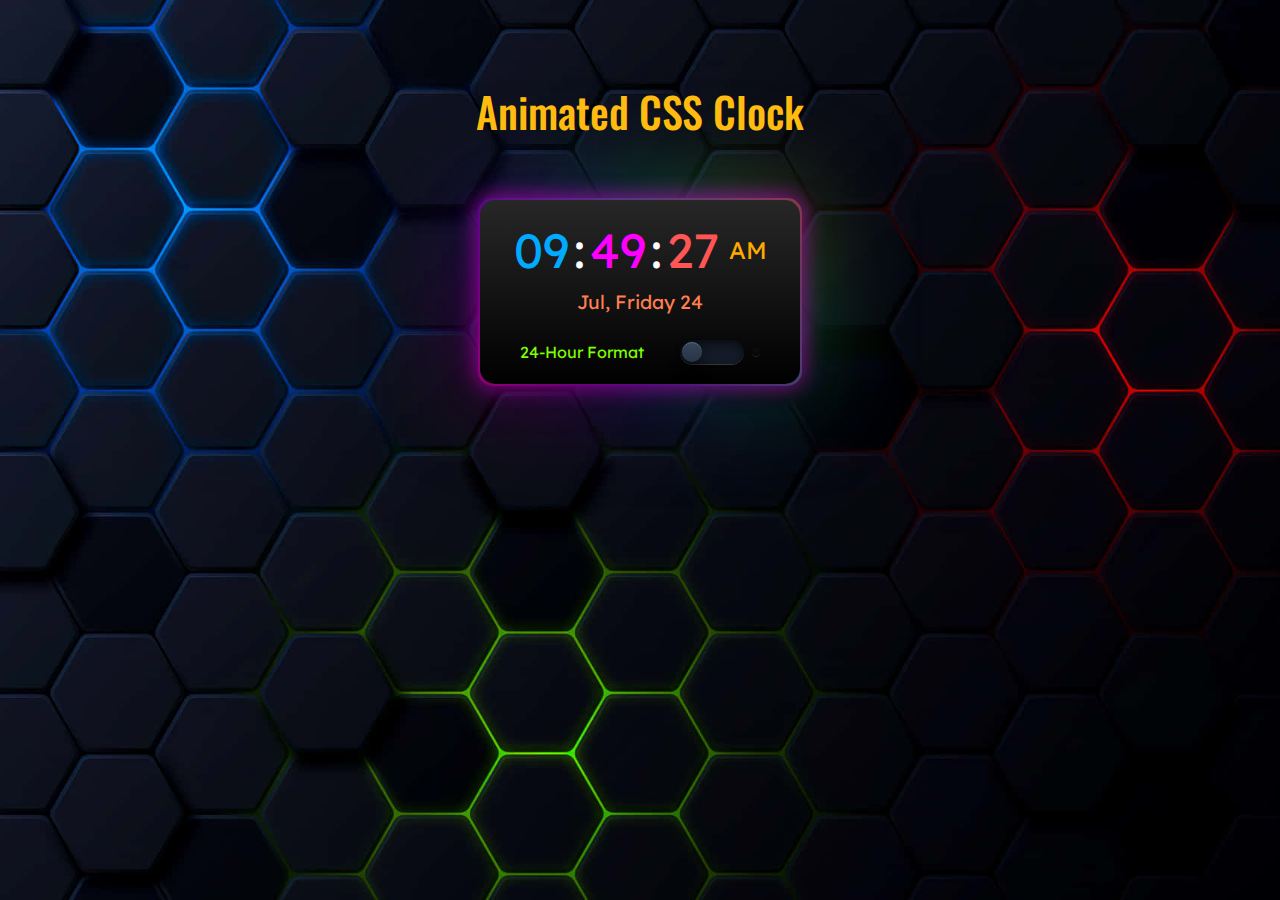
<file: HTML-CSS-JS/clock/index.html>
<!DOCTYPE html>
<html lang="en">
  <head>
    <meta charset="UTF-8" />
    <meta name="viewport" content="width=device-width, initial-scale=1.0" />
    <link rel="shortcut icon" href="./images/favicon.png" type="image/x-icon" />

    <title>Animated CSS Clock</title>

    <link rel="stylesheet" href="styles.css" />
  </head>
  <body>
    <h1>Animated CSS Clock</h1>
    <div class="block">
      <div class="container">
        <div class="clock">
          <div class="time">
            <span id="hours">08</span>
            <span>:</span>
            <span id="minutes">37</span>
            <span>:</span>
            <span id="seconds">20</span>
            <span id="period">PM</span>
          </div>
          <div class="date">
            <span id="day">Mar, Sunday 6</span>
          </div>
          <div class="flex">
            <label class="label-toggle" for="toggle-format"> 24-Hour Format </label>

            <div class="switch">
              <input type="checkbox" name="toggle" id="toggle-format" />
              <label for="toggle"><i></i></label>
              <span></span>
            </div>
          </div>
        </div>
      </div>
    </div>

    <script src="script.js"></script>
  </body>
</html>
</file>
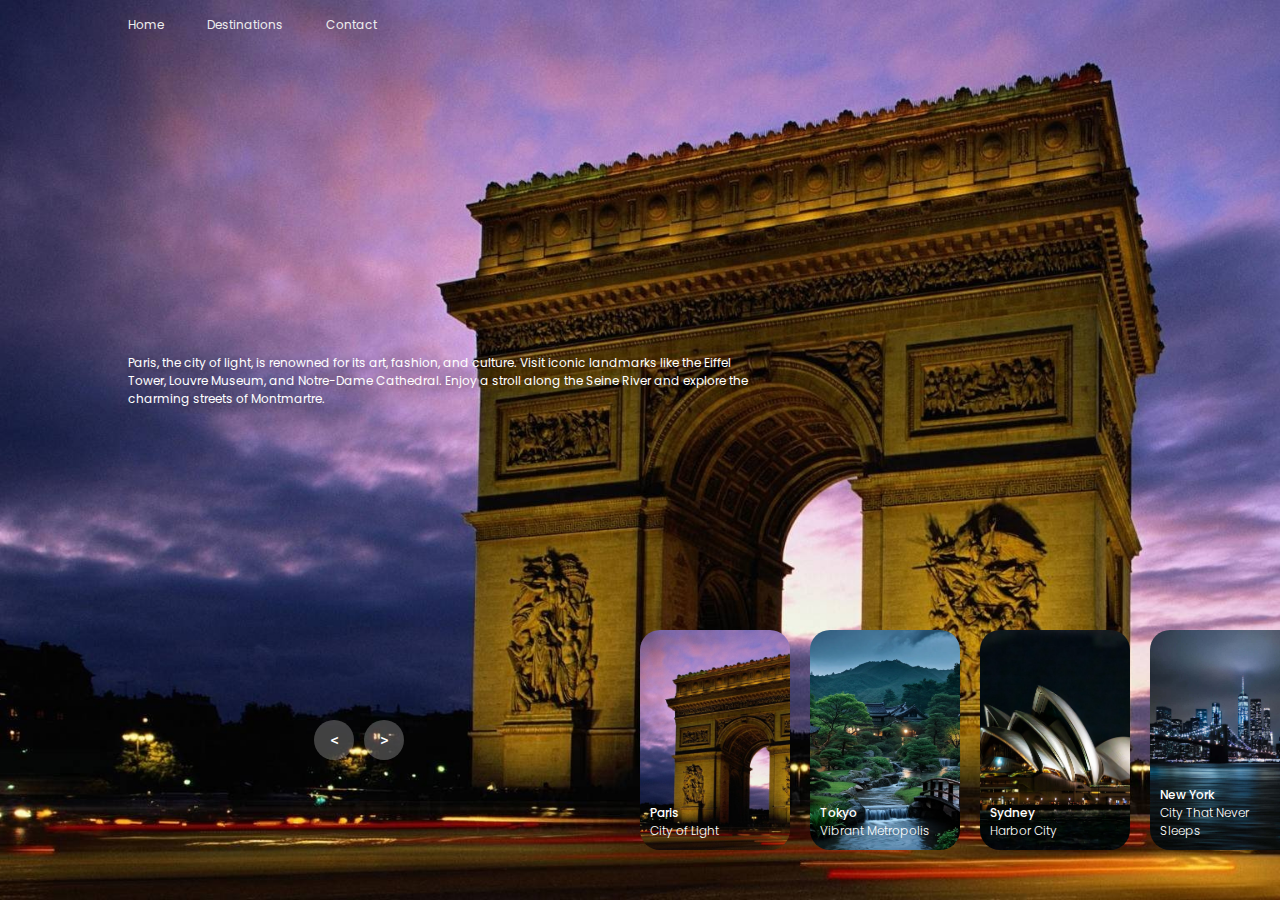
<file: HTML-CSS-JS/travel-destinations/index.html>
<!DOCTYPE html>
<html lang="en">
  <head>
    <meta charset="UTF-8" />
    <meta name="viewport" content="width=device-width, initial-scale=1.0" />
    <link rel="shortcut icon" href="images/airplane.png" type="image/x-icon">
    <title>Travel Destinations</title>
    <link rel="stylesheet" href="style.css" />
  </head>
  <body>
    <header>
      <nav>
        <a href="">Home</a>
        <a href="">Destinations</a>
        <a href="">Contact</a>
      </nav>
    </header>

    <!-- carousel -->
    <div class="carousel">
      <!-- list item -->
      <div class="list">
        <div class="item">
          <img src="images/paris.jpg" alt="Paris" />
          <div class="content">
            <div class="author">TRAVELGUIDE</div>
            <div class="title">EXPLORE PARIS</div>
            <div class="topic">FRANCE</div>
            <div class="description">
              Paris, the city of light, is renowned for its art, fashion, and
              culture. Visit iconic landmarks like the Eiffel Tower, Louvre
              Museum, and Notre-Dame Cathedral. Enjoy a stroll along the Seine
              River and explore the charming streets of Montmartre.
            </div>
            <div class="buttons">
              <button>SEE MORE</button>
              <button>BOOK NOW</button>
            </div>
          </div>
        </div>
        <div class="item">
          <img src="images/japan.jpeg" alt="Tokyo" />
          <div class="content">
            <div class="author">TRAVELGUIDE</div>
            <div class="title">DISCOVER TOKYO</div>
            <div class="topic">JAPAN</div>
            <div class="description">
              Tokyo is a bustling metropolis blending the traditional and the
              modern. Experience the vibrant street life, visit ancient temples,
              and enjoy the exquisite Japanese cuisine. Don't miss the serene
              gardens and the iconic Tokyo Tower.
            </div>
            <div class="buttons">
              <button>SEE MORE</button>
              <button>BOOK NOW</button>
            </div>
          </div>
        </div>
        <div class="item">
          <img src="images/sydney.jpg" alt="Sydney" />
          <div class="content">
            <div class="author">TRAVELGUIDE</div>
            <div class="title">SYDNEY SIGHTS</div>
            <div class="topic">AUSTRALIA</div>
            <div class="description">
              Sydney is famous for its stunning harbor, the iconic Sydney Opera
              House, and the Sydney Harbour Bridge. Relax on Bondi Beach,
              explore the Royal Botanic Garden, and take a ferry ride to Manly
              for beautiful coastal views.
            </div>
            <div class="buttons">
              <button>SEE MORE</button>
              <button>BOOK NOW</button>
            </div>
          </div>
        </div>
        <div class="item">
          <img src="images/newyork.jpg" alt="New York" />
          <div class="content">
            <div class="author">TRAVELGUIDE</div>
            <div class="title">NEW YORK CITY</div>
            <div class="topic">USA</div>
            <div class="description">
              New York City, the city that never sleeps, offers endless
              attractions. Visit Times Square, Central Park, and the Statue of
              Liberty. Enjoy world-class museums, Broadway shows, and the
              vibrant nightlife.
            </div>
            <div class="buttons">
              <button>SEE MORE</button>
              <button>BOOK NOW</button>
            </div>
          </div>
        </div>
        <div class="item">
          <img src="images/rome.jpg" alt="Rome" />
          <div class="content">
            <div class="author">TRAVELGUIDE</div>
            <div class="title">ROMAN HOLIDAY</div>
            <div class="topic">ITALY</div>
            <div class="description">
              Rome, the eternal city, is a treasure trove of ancient history and
              culture. Explore the Colosseum, Vatican City, and the Roman Forum.
              Enjoy the delicious Italian cuisine and the lively piazzas.
            </div>
            <div class="buttons">
              <button>SEE MORE</button>
              <button>BOOK NOW</button>
            </div>
          </div>
        </div>
        <div class="item">
          <img src="images/capetown.jpg" alt="Cape Town" />
          <div class="content">
            <div class="author">TRAVELGUIDE</div>
            <div class="title">CAPE TOWN</div>
            <div class="topic">SOUTH AFRICA</div>
            <div class="description">
              Cape Town is known for its stunning landscapes and rich history.
              Visit Table Mountain, the Cape of Good Hope, and Robben Island.
              Explore the vibrant Waterfront and enjoy the scenic drives along
              the coastline.
            </div>
            <div class="buttons">
              <button>SEE MORE</button>
              <button>BOOK NOW</button>
            </div>
          </div>
        </div>
      </div>

      <!-- list thumbnail -->
      <div class="thumbnail">
        <div class="item">
          <img src="images/paris.jpg" alt="Thumbnail 1" />
          <div class="content">
            <div class="title">Paris</div>
            <div class="description">City of Light</div>
          </div>
        </div>
        <div class="item">
          <img src="images/japan.jpeg" alt="Thumbnail 2" />
          <div class="content">
            <div class="title">Tokyo</div>
            <div class="description">Vibrant Metropolis</div>
          </div>
        </div>
        <div class="item">
          <img src="images/sydney.jpg" alt="Thumbnail 3" />
          <div class="content">
            <div class="title">Sydney</div>
            <div class="description">Harbor City</div>
          </div>
        </div>
        <div class="item">
          <img src="images/newyork.jpg" alt="Thumbnail 4" />
          <div class="content">
            <div class="title">New York</div>
            <div class="description">City That Never Sleeps</div>
          </div>
        </div>
        <div class="item">
          <img src="images/rome.jpg" alt="Thumbnail 5" />
          <div class="content">
            <div class="title">Rome</div>
            <div class="description">Eternal City</div>
          </div>
        </div>
        <div class="item">
          <img src="images/capetown.jpg" alt="Thumbnail 6" />
          <div class="content">
            <div class="title">Cape Town</div>
            <div class="description">Scenic Beauty</div>
          </div>
        </div>
      </div>
      <!-- next prev -->
      <div class="arrows">
        <button id="prev"><</button>
        <button id="next">></button>
      </div>
      <!-- time running -->
      <div class="time"></div>
    </div>

    <script src="app.js"></script>
  </body>
</html>
</file>
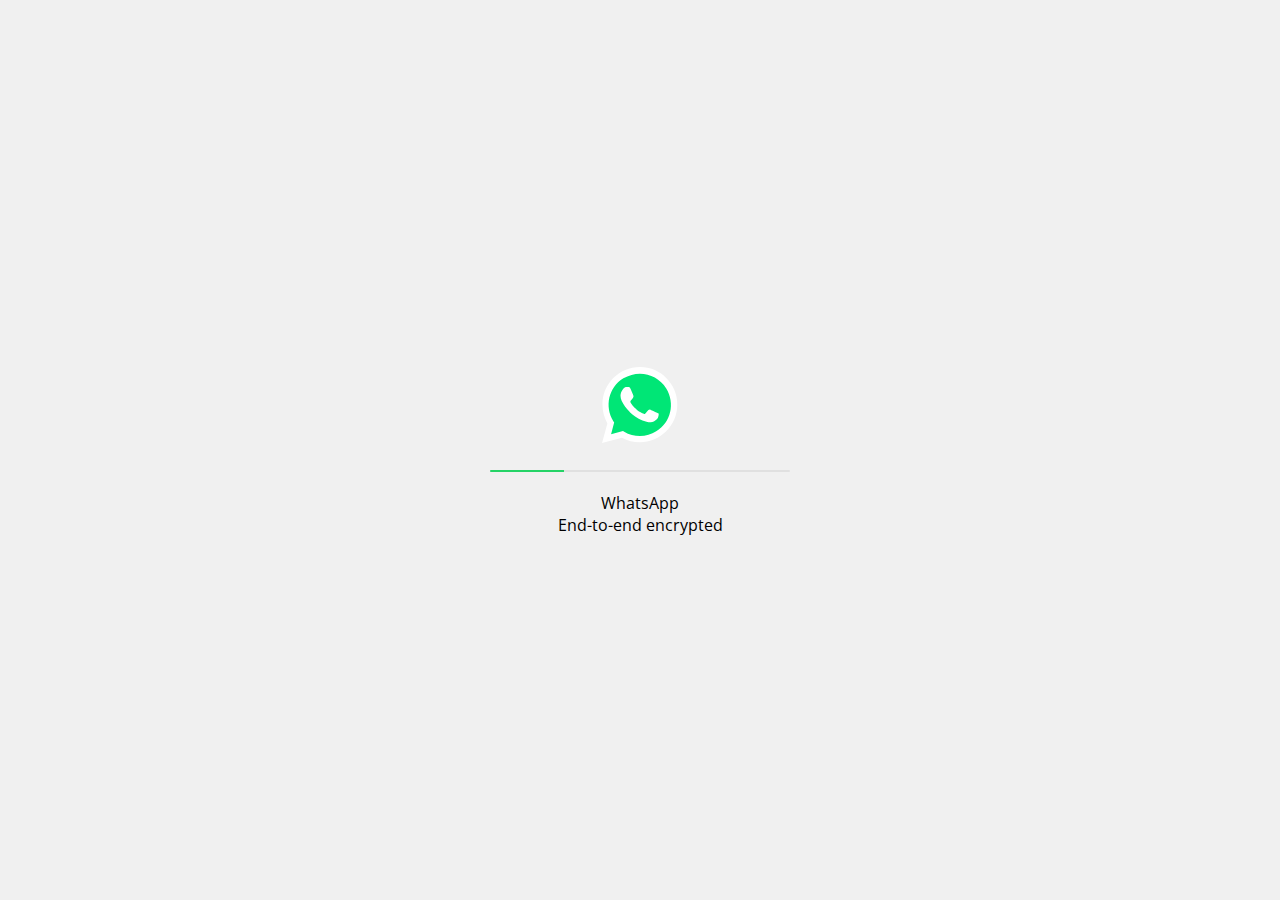
<file: HTML-CSS/Whatsapp/index.html>
<!DOCTYPE html>
<html lang="en">
  <head>
    <meta charset="UTF-8" />
    <meta name="viewport" content="width=device-width, initial-scale=1.0" />
    <title>WhatsApp Web</title>
    
    <link rel="stylesheet" id="loader-style" href="./pages/loader.css" />
    <link rel="stylesheet" href="./pages/content.css" />
    <style>
      .hidden {
        display: none;
      }
    </style>
  </head>
  <body>
    <div id="loader" class="loader-container">
      <div class="whatsapp-logo">
        <img src="./images/logo.svg" alt="WhatsApp Logo" />
      </div>
      <div class="slider">
        <div class="slider-bar"></div>
      </div>
      <p>WhatsApp</p>
      <p>End-to-end encrypted</p>
    </div>

    <div id="content" class="hidden">
      <main>
        <div class="green">
          <nav>
            <img src="./images/logo.svg" alt="" />
            <h3>WhatsApp Web</h3>
          </nav>
        </div>
        <div class="dialog">
          <div class="container">
            <div class="upper-box">
              <div class="card">
                <img src="./images/laptop.svg" class="laptop" alt="" />
                <div class="grow">
                  <h4>Download WhatsApp for Windows</h4>
                  <div>
                    <p>
                      Get calling, screen sharing and a faster experience with
                      the new Windows app.
                    </p>
                    <button class="btn">Get the App</button>
                  </div>
                </div>
              </div>
              <div class="content">
                <div>
                  <h2>Use WhatsApp on your computer</h2>
                  <ol>
                    <li>Open WhatsApp on your Phone.</li>
                    <li>Tap Menu on Android, or Settings on iPhone</li>
                    <li>Tap Linked devices and then link a device</li>
                    <li>
                      Point your phone at this screen to capture the QR code
                    </li>
                  </ol>
                </div>
                <img src="./images/qrcode.png" class="qr-code" alt="QR-Code" />
              </div>
              <div class="divider"></div>
              <h3 class="title">Link with phone number</h3>
            </div>
            <div class="vid">
              <h3>Tutorial</h3>
              <p>Need help to get started?</p>
              <video
                autoplay
                src="https://static.whatsapp.net/rsrc.php/yn/r/6swO8kJM8z2.mp4"
                poster="https://static.whatsapp.net/rsrc.php/v3/y5/r/cJXjAoffU5Q.png"
              ></video>
            </div>
          </div>
        </div>
      </main>
    </div>
    <script src="./pages/loader.js"></script>
    <script src="./index.js"></script>
  </body>
</html>
</file>
<file: HTML-CSS-JS/clock/styles.css>
@import url("https://fonts.googleapis.com/css2?family=Lexend:wght@100..900&display=swap");
@import url("https://fonts.googleapis.com/css2?family=Oswald:wght@200..700&display=swap");

body {
  margin: 0;
  display: flex;
  justify-content: start;
  align-items: center;
  flex-direction: column;
  row-gap: 30px;
  height: 100vh;
  background: url("./images/background.jpg");
  animation: moveBackground 60s linear infinite;
  background-position: center;
  background-size: cover;
  font-family: "Lexend", sans-serif;
}

h1 {
  font-family: "Oswald", sans-serif;
  margin-top: 80px;
  font-optical-sizing: auto;
  text-align: center;
  font-weight: 500;
  font-size: 42px;
  color: rgb(255, 187, 15);
  font-style: normal;
}

.block {
  position: relative;
  background: linear-gradient(0deg, #000, #272727);
  border-radius: 15px;
}

.block:before,
.block:after {
  content: "";
  position: absolute;
  left: -2px;
  top: -2px;
  background: linear-gradient(
    45deg,
    #880044,
    /* Dark Pink */ #220066,
    /* Dark Indigo */ #006644,
    /* Dark Aquamarine */ #665500,
    /* Dark Yellow Gold */ #661111,
    /* Dark Coral Red */ #880044,
    /* Dark Pink */ #220066,
    /* Dark Indigo */ #006644,
    /* Dark Aquamarine */ #665500,
    /* Dark Yellow Gold */ #661111 /* Dark Coral Red */
  );
  background-size: 400%;
  width: calc(100% + 4px);
  height: calc(100% + 4px);
  border-radius: 15px;
  z-index: -1;
  animation: steam 50s linear infinite;
}

.block:after {
  filter: blur(50px);
}

.container {
  text-align: center;
}

.clock {
  background: transparent;
  padding: 20px 40px;
  box-shadow: 0 12px 40px rgba(0, 0, 0, 0.2),
    0 0 20px 5px rgba(255, 0, 255, 0.5);
  color: #fff;
  display: inline-block;
  position: relative;
  transition: width 1s;
  border-radius: 15px;
  width: 240px;
}

.time {
  font-size: 3em;
  display: flex;
  align-items: center;
  justify-content: center;
  margin-bottom: 10px;
}

#hours,
#minutes,
#seconds,
#period {
  margin: 0 5px;
  transition: color 0.5s;
}

#hours {
  color: #00aaff;
}

#minutes {
  color: #ff00ff;
}

#seconds {
  color: #ff5555;
}

#period {
  font-size: 0.5em;
  color: #ffaa00;
}

.date {
  font-size: 1.2em;
  color: #dddddd;
}

button {
  margin-top: 15px;
  padding: 10px 20px;
  border: none;
  border-radius: 5px;
  background: #ffaa00;
  color: #000;
  font-size: 1em;
  z-index: 1000;
  cursor: pointer;
  transition: background 0.3s, transform 0.3s;
}

button:hover {
  background: #ffcc00;
  transform: scale(1.05);
}

.flex {
  display: flex;
  align-items: center;
  justify-content: space-between;
  margin-top: 25px;
}

.cd__main {
  background: #202838 !important;
}

.switch {
  width: 80px;
  height: 25px;
  position: relative;
}

.switch input {
  position: absolute;
  top: 0;
  right: 0;
  bottom: 0;
  left: 0;
  width: 100%;
  height: 100%;
  cursor: pointer;
  z-index: 100;
  -ms-filter: "progid:DXImageTransform.Microsoft.Alpha(Opacity=0)";
  filter: alpha(opacity=0);
  -moz-opacity: 0;
  opacity: 0;
}

.switch label {
  display: block;
  width: 80%;
  height: 100%;
  position: relative;
  background: #1f2736; /*#121823*/
  background: linear-gradient(#121823, #161d2b);
  border-radius: 30px 30px 30px 30px;
  box-shadow: inset 0 3px 8px 1px rgba(0, 0, 0, 0.5),
    inset 0 1px 0 rgba(0, 0, 0, 0.5), 0 1px 0 rgba(255, 255, 255, 0.2);
  -webkit-transition: all 0.5s ease;
  transition: all 0.5s ease;
}

.switch input ~ label i {
  display: block;
  height: 20px;
  width: 20px;
  position: absolute;
  left: 2px;
  top: 2.5px;
  z-index: 2;
  border-radius: inherit;
  background: #283446; /* Fallback */
  background: linear-gradient(#36455b, #283446);
  box-shadow: inset 0 1px 0 rgba(255, 255, 255, 0.2), 0 0 8px rgba(0, 0, 0, 0.3),
    0 12px 12px rgba(0, 0, 0, 0.4);
  -webkit-transition: all 0.5s ease;
  transition: all 0.5s ease;
}

.switch label + span {
  content: "";
  display: inline-block;
  position: absolute;
  right: 0px;
  top: 9px;
  width: 8px;
  height: 8px;
  border-radius: 10px;
  background: #283446;
  background: gradient-gradient(#36455b, #283446);
  box-shadow: inset 0 1px 0 rgba(0, 0, 0, 0.2), 0 1px 0 rgba(255, 255, 255, 0.1),
    0 0 10px rgba(185, 231, 253, 0), inset 0 0 8px rgba(0, 0, 0, 0.9),
    inset 0 -2px 5px rgba(0, 0, 0, 0.3), inset 0 -5px 5px rgba(0, 0, 0, 0.5);
  -webkit-transition: all 0.5s ease;
  transition: all 0.5s ease;
  z-index: 2;
}

/* Toggle */
.switch input:checked ~ label + span {
  content: "";
  display: inline-block;
  position: absolute;
  width: 10px;
  height: 10px;
  border-radius: 10px;
  -webkit-transition: all 0.5s ease;
  transition: all 0.5s ease;
  z-index: 2;
  background: #b9f3fe;
  background: gradient-gradient(#ffffff, #77a1b9);
  box-shadow: inset 0 1px 0 rgba(0, 0, 0, 0.1), 0 1px 0 rgba(255, 255, 255, 0.1),
    0 0 10px rgba(100, 231, 253, 1), inset 0 0 8px rgba(61, 157, 247, 0.8),
    inset 0 -2px 5px rgba(185, 231, 253, 0.3),
    inset 0 -3px 8px rgba(185, 231, 253, 0.5);
}

.switch input:checked ~ label i {
  left: auto;
  left: 63%;
  box-shadow: inset 0 1px 0 rgba(255, 255, 255, 0.2), 0 0 8px rgba(0, 0, 0, 0.3),
    0 8px 8px rgba(0, 0, 0, 0.3), inset -1px 0 1px #b9f3fe;
  -webkit-transition: all 0.5s ease;
  transition: all 0.5s ease;
}

.label-toggle {
  color: chartreuse;
}

#day {
  color: coral;
}

@keyframes moveBackground {
  0% {
    background-position: center center;
  }
  25% {
    background-position: top right;
  }
  50% {
    background-position: bottom left;
  }
  75% {
    background-position: top left;
  }
  100% {
    background-position: center center;
  }
}
@keyframes steam {
  0% {
    background-position: 0 0;
  }
  50% {
    background-position: 400% 0;
  }
  100% {
    background-position: 0 0;
  }
}
</file>
<file: HTML-CSS-JS/travel-destinations/style.css>
@import url("https://fonts.googleapis.com/css2?family=Poppins:ital,wght@0,100;0,200;0,300;0,400;0,500;0,600;0,700;0,800;0,900;1,100;1,200;1,300;1,400;1,500;1,600;1,700;1,800;1,900&display=swap");
body {
  margin: 0;
  background-color: #000;
  color: #eee;
  font-family: Poppins;
  font-size: 12px;
}
a {
  text-decoration: none;
}
header {
  width: 1140px;
  max-width: 80%;
  margin: auto;
  height: 50px;
  display: flex;
  align-items: center;
  position: relative;
  z-index: 100;
}
header a {
  color: #eee;
  margin-right: 40px;
}
/* carousel */
.carousel {
  height: 100vh;
  margin-top: -50px;
  width: 100vw;
  overflow: hidden;
  position: relative;
}
.carousel .list .item {
  width: 100%;
  height: 100%;
  position: absolute;
  inset: 0 0 0 0;
}
.carousel .list .item img {
  width: 100%;
  height: 100%;
  object-fit: cover;
}
.carousel .list .item .content {
  position: absolute;
  top: 20%;
  width: 1140px;
  max-width: 80%;
  left: 50%;
  transform: translateX(-50%);
  padding-right: 30%;
  box-sizing: border-box;
  color: #fff;
  text-shadow: 0 5px 10px #0004;
}
.carousel .list .item .author {
  font-weight: bold;
  letter-spacing: 10px;
}
.carousel .list .item .title,
.carousel .list .item .topic {
  font-size: 5em;
  font-weight: bold;
  line-height: 1.3em;
}
.carousel .list .item .topic {
  color: #f1683a;
}
.carousel .list .item .buttons {
  display: grid;
  grid-template-columns: repeat(2, 130px);
  grid-template-rows: 40px;
  gap: 5px;
  margin-top: 20px;
}
.carousel .list .item .buttons button {
  border: none;
  background-color: #eee;
  letter-spacing: 3px;
  font-family: Poppins;
  font-weight: 500;
}
.carousel .list .item .buttons button:nth-child(2) {
  background-color: transparent;
  border: 1px solid #fff;
  color: #eee;
}
/* thumbail */
.thumbnail {
  position: absolute;
  bottom: 50px;
  left: 50%;
  width: max-content;
  z-index: 100;
  display: flex;
  gap: 20px;
}
.thumbnail .item {
  width: 150px;
  height: 220px;
  flex-shrink: 0;
  position: relative;
}
.thumbnail .item img {
  width: 100%;
  height: 100%;
  object-fit: cover;
  border-radius: 20px;
}
.thumbnail .item .content {
  color: #fff;
  position: absolute;
  bottom: 10px;
  left: 10px;
  right: 10px;
}
.thumbnail .item .content .title {
  font-weight: 500;
}
.thumbnail .item .content .description {
  font-weight: 300;
}
/* arrows */
.arrows {
  position: absolute;
  top: 80%;
  right: 52%;
  z-index: 100;
  width: 300px;
  max-width: 30%;
  display: flex;
  gap: 10px;
  align-items: center;
}
.arrows button {
  cursor: pointer;
  width: 40px;
  height: 40px;
  border-radius: 50%;
  background-color: #eee4;
  border: none;
  color: #fff;
  font-family: monospace;
  font-weight: bold;
  transition: 0.5s;
}
.arrows button:hover {
  background-color: #fff;
  color: #000;
}

/* animation */
.carousel .list .item:nth-child(1) {
  z-index: 1;
}

/* animation text in first item */

.carousel .list .item:nth-child(1) .content .author,
.carousel .list .item:nth-child(1) .content .title,
.carousel .list .item:nth-child(1) .content .topic,
.carousel .list .item:nth-child(1) .content .des,
.carousel .list .item:nth-child(1) .content .buttons {
  transform: translateY(50px);
  filter: blur(20px);
  opacity: 0;
  animation: showContent 0.5s 1s linear 1 forwards;
}
@keyframes showContent {
  to {
    transform: translateY(0px);
    filter: blur(0px);
    opacity: 1;
  }
}
.carousel .list .item:nth-child(1) .content .title {
  animation-delay: 1.2s !important;
}
.carousel .list .item:nth-child(1) .content .topic {
  animation-delay: 1.4s !important;
}
.carousel .list .item:nth-child(1) .content .des {
  animation-delay: 1.6s !important;
}
.carousel .list .item:nth-child(1) .content .buttons {
  animation-delay: 1.8s !important;
}
/* create animation when next click */
.carousel.next .list .item:nth-child(1) img {
  width: 150px;
  height: 220px;
  position: absolute;
  bottom: 50px;
  left: 50%;
  border-radius: 30px;
  animation: showImage 0.5s linear 1 forwards;
}
@keyframes showImage {
  to {
    bottom: 0;
    left: 0;
    width: 100%;
    height: 100%;
    border-radius: 0;
  }
}

.carousel.next .thumbnail .item:nth-last-child(1) {
  overflow: hidden;
  animation: showThumbnail 0.5s linear 1 forwards;
}
.carousel.prev .list .item img {
  z-index: 100;
}
@keyframes showThumbnail {
  from {
    width: 0;
    opacity: 0;
  }
}
.carousel.next .thumbnail {
  animation: effectNext 0.5s linear 1 forwards;
}

@keyframes effectNext {
  from {
    transform: translateX(150px);
  }
}

/* running time */

.carousel .time {
  position: absolute;
  z-index: 1000;
  width: 0%;
  height: 3px;
  background-color: #f1683a;
  left: 0;
  top: 0;
}

.carousel.next .time,
.carousel.prev .time {
  animation: runningTime 3s linear 1 forwards;
}
@keyframes runningTime {
  from {
    width: 100%;
  }
  to {
    width: 0;
  }
}

/* prev click */

.carousel.prev .list .item:nth-child(2) {
  z-index: 2;
}

.carousel.prev .list .item:nth-child(2) img {
  animation: outFrame 0.5s linear 1 forwards;
  position: absolute;
  bottom: 0;
  left: 0;
}
@keyframes outFrame {
  to {
    width: 150px;
    height: 220px;
    bottom: 50px;
    left: 50%;
    border-radius: 20px;
  }
}

.carousel.prev .thumbnail .item:nth-child(1) {
  overflow: hidden;
  opacity: 0;
  animation: showThumbnail 0.5s linear 1 forwards;
}
.carousel.next .arrows button,
.carousel.prev .arrows button {
  pointer-events: none;
}
.carousel.prev .list .item:nth-child(2) .content .author,
.carousel.prev .list .item:nth-child(2) .content .title,
.carousel.prev .list .item:nth-child(2) .content .topic,
.carousel.prev .list .item:nth-child(2) .content .des,
.carousel.prev .list .item:nth-child(2) .content .buttons {
  animation: contentOut 1.5s linear 1 forwards !important;
}

@keyframes contentOut {
  to {
    transform: translateY(-150px);
    filter: blur(20px);
    opacity: 0;
  }
}
@media screen and (max-width: 678px) {
  .carousel .list .item .content {
    padding-right: 0;
  }
  .carousel .list .item .content .title {
    font-size: 30px;
  }
}

@media screen and (max-width: 865px) {
  .carousel .list .item .content {
    width: 95%;
    max-width: 600px;
    transform: translateX(0);
    left: 10%;
    top: 12%;
    padding-right: 10%;
  }
}
@media screen and (max-width: 650px) {
  @keyframes outFrame {
    to {
      width: 150px;
      height: 220px;
      bottom: 20px;
      left: 2%;
      border-radius: 20px;
    }
  }
  .thumbnail {
    left: 2%;
    right: 2%;
    margin: 0 auto;
    bottom: 20px;
  }
  .arrows {
    top: 80%;
    right: 0;
    left: 0;
    justify-content: center;

    margin: 0 auto;
  }
  .arrows button {
    background: #000;
  }
}

@media screen and (max-width: 380px) {
  .thumbnail {
    bottom: 10px;
  }
}
</file>
<file: HTML-CSS/Whatsapp/pages/loader.css>
/* styles.css */
body, html {
    height: 100%;
    margin: 0;
    display: flex;
    justify-content: center;
    align-items: center;
    background-color: #f0f0f0;
    font-family: Arial, sans-serif;
}

.loader-container {
    text-align: center;
}

.whatsapp-logo img {
    width: 80px;
    height: 80px;
}

.slider {
    width: 300px;
    height: 2px;
    background-color: #e0e0e0;
    margin: 20px auto;
    position: relative;
    overflow: hidden;
    border-radius: 5px;
}

.slider-bar {
    width: 0;
    height: 100%;
    background-color: #25D366;
    position: absolute;
    left: 0;
    top: 0;
}
</file>
<file: HTML-CSS/Whatsapp/pages/content.css>
@import url("https://fonts.googleapis.com/css2?family=Open+Sans:ital,wght@0,300..800;1,300..800&family=Raleway:ital,wght@0,100..900;1,100..900&display=swap");

* {
  margin: 0;
  padding: 0;
  box-sizing: border-box;
  font-family: "Open Sans", sans-serif;
}

main {
  position: relative;
  padding: 20px 36px 80px 36px;
  background-color: #eff2f5;
  /* z-index: -2; */
}
.green {
    background-color: #00a884;
    height: 30vh;
    position: absolute;
    top: 0;
    right: 0;
    left: 0;
    z-index: 1;
  }
  
  .dialog {
    max-width: 964px;
    margin: 0 auto;
    margin-top: 80px;
    position: relative; /* Added position property */
    z-index: 10000;
  }
  

nav {
  display: flex;
  align-items: center;
  column-gap: 14px;
  color: white;
  margin-bottom: 28px;
  max-width: 1036px;
  padding: 30px 36px;
  width: 100%;
  margin: 0 auto;
}
.container {
  box-shadow: rgba(14, 30, 37, 0.12) 0px 2px 4px 0px,
    rgba(14, 30, 37, 0.32) 0px 2px 16px 0px;
  border-radius: 4px;
  background-color: white;
}
.upper-box {
  padding: 60px;
}

.card {
  max-width: 712px;
  margin: 0 auto;
  border: 1px solid #d1d7db;
  border-radius: 6px;
  padding: 24px 40px;
  display: flex;
  column-gap: 24px;
  align-items: center;
  justify-content: space-between;
  margin-bottom: 30px;
}
.grow {
  flex: 1;
}
.grow div {
  display: flex;
  justify-content: space-between;
  align-items: center;
}
.btn {
  padding: 10px 24px;
  background-color: #008069;
  color: white;
  border: none;
  outline: none;
  text-wrap: nowrap;
  border-radius: 24px;
  margin-bottom: 10px;
  cursor: pointer;
}
.laptop {
  width: 60px;
}

h4 {
  color: #54656f;
  line-height: 1.3;
}

.container p {
  font-size: 12px;
}

.content h2 {
  color: #41525d;
  font-weight: 300;
  font-size: 25px;
  margin-bottom: 52px;
}
.content {
  display: flex;
  justify-content: center;
  gap: 20px;
  flex-wrap: nowrap;
}
li {
  list-style: inside;
  list-style-type: decimal;
}
ol li {
  font-size: 16px;
  line-height: 28px;
  font-weight: 400;
  color: #3b4a54;
  margin-bottom: 10px;
}

.qr-code {
  height: 254px;
}

.divider {
  width: 100%;
  height: 1px;
  background-color: #d1d7db;
  margin: 40px 0;
}

.title {
  color: #008069;
  font-weight: 500;
  font-size: 15px;
  margin-bottom: 60px;
}
.vid {
  background-color: rgba(11, 20, 26, 0.025);
  padding: 40px 60px;
  display: flex;
  flex-direction: column;
  align-items: center;
}

.vid h3 {
  font-size: 24px;
  font-weight: 300;
  margin-bottom: 16px;
  line-height: normal;
  color: #41525d;
}
.vid p {
  color: #008069;
  font-size: 13px;
  font-weight: 500;
  margin-bottom: 40px;
}
.vid video {
  max-width: 560px;
  width: 100%;
}

@media screen and (max-width: 768px) {
  .content {
    flex-wrap: wrap;
  }
  .grow h4 {
    text-align: center;
  }
  .card {
    max-width: 460px;
  }
  .grow div {
    margin-top: 10px;
    justify-content: center;
  }
  .grow div p {
    display: none;
  }
  .qr-code {
    height: auto;
    width: 100%;
    max-width: 270px;
  }
}
@media screen and (max-width: 660px) {
  main {
    padding: 0;
  }
  .green {
    height: 14vh;
    position: static;
  }
  .dialog {
    margin-top: 0;
  }
  .upper-box {
    padding: 20px 15px;
  }
  .vid {
    padding: 20px 15px;
  }
  .content h2{
    font-size: 20px;
    margin-bottom: 30px;
  }
}
</file>
